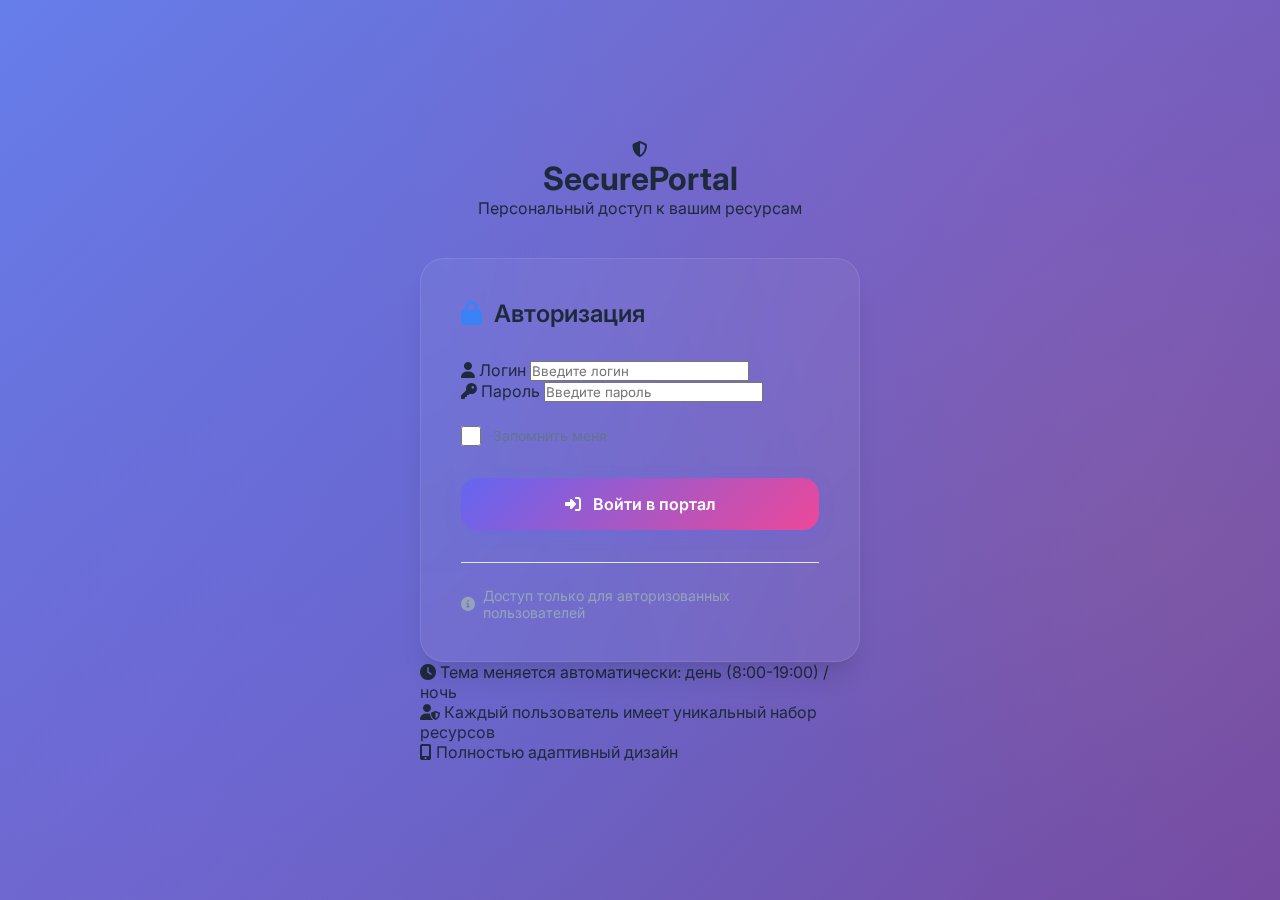
<file: index.html>
<!DOCTYPE html>
<html lang="ru">
<head>
    <meta charset="UTF-8">
    <meta name="viewport" content="width=device-width, initial-scale=1.0">
    <title>Personal Portal | Redirecting...</title>
    <link rel="stylesheet" href="style.css">
    <style>
        .redirect-body {
            background: linear-gradient(135deg, #667eea 0%, #764ba2 100%);
            min-height: 100vh;
            display: flex;
            justify-content: center;
            align-items: center;
        }
        
        .redirect-container {
            text-align: center;
            color: white;
            background: rgba(255, 255, 255, 0.1);
            padding: 40px;
            border-radius: 20px;
            backdrop-filter: blur(10px);
        }
        
        .loader {
            width: 50px;
            height: 50px;
            border: 4px solid rgba(255, 255, 255, 0.3);
            border-radius: 50%;
            border-top-color: white;
            animation: spin 1s ease-in-out infinite;
            margin: 0 auto 20px;
        }
        
        @keyframes spin {
            to { transform: rotate(360deg); }
        }
        
        a {
            color: #4cc9f0;
            text-decoration: none;
            font-weight: bold;
        }
        
        a:hover {
            text-decoration: underline;
        }
    </style>
</head>
<body class="redirect-body">
    <div class="redirect-container">
        <div class="loader"></div>
        <h2>🚀 Personal Portal</h2>
        <p>Перенаправление на защищенный портал...</p>
        <p>Если перенаправление не произошло, <a href="auth.html">нажмите сюда</a></p>
    </div>
    
    <script>
        // Проверяем, авторизован ли уже пользователь
        const currentUser = localStorage.getItem('currentUser');
        if (currentUser) {
            window.location.href = 'main.html';
        } else {
            window.location.href = 'auth.html';
        }
    </script>
</body>
</html>
</file>
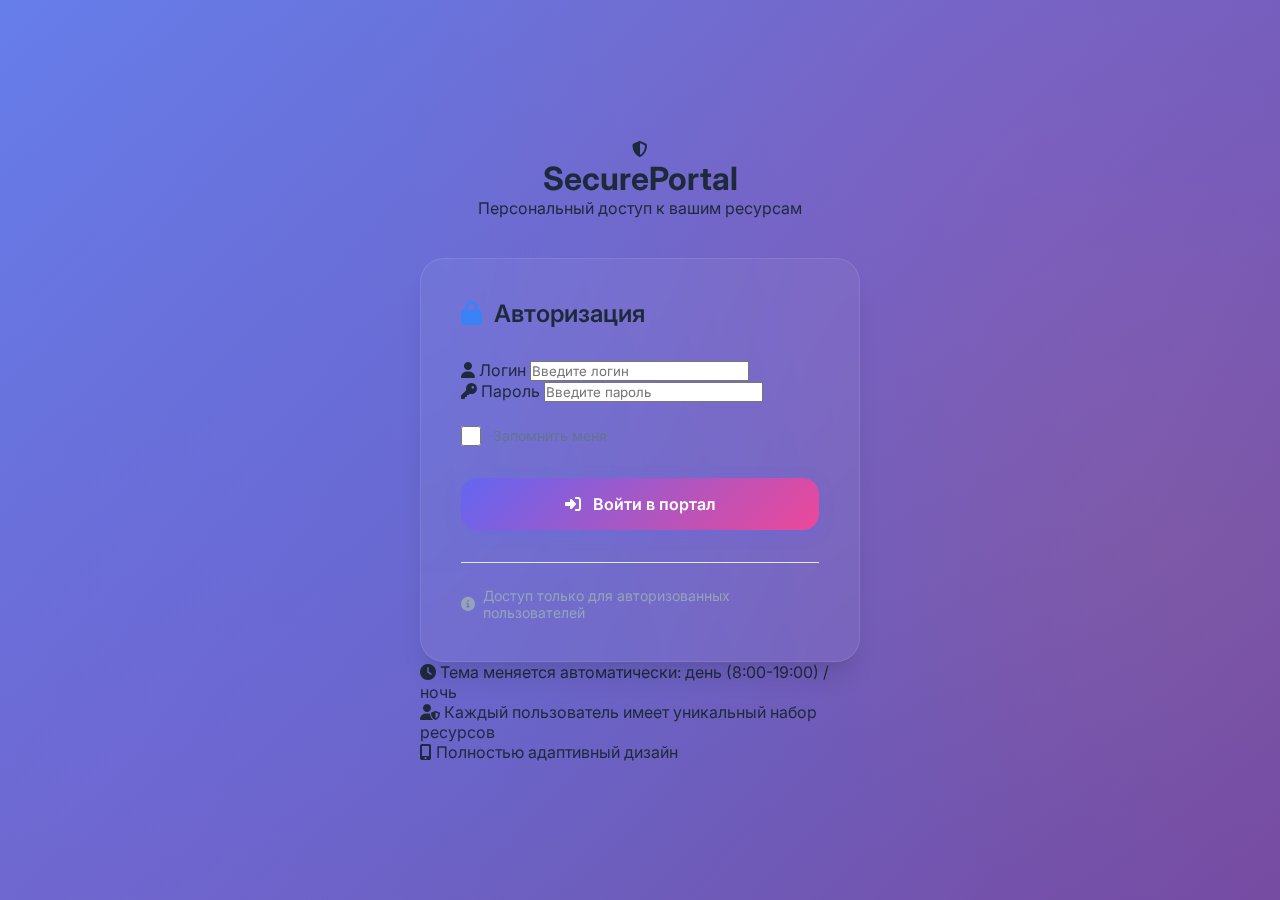
<file: auth.html>
<!DOCTYPE html>
<html lang="ru">
<head>
    <meta charset="UTF-8">
    <meta name="viewport" content="width=device-width, initial-scale=1.0">
    <title>Personal Portal | Вход</title>
    <link rel="stylesheet" href="style.css">
    <link rel="stylesheet" href="https://cdnjs.cloudflare.com/ajax/libs/font-awesome/6.4.0/css/all.min.css">
    <link href="https://fonts.googleapis.com/css2?family=Inter:wght@300;400;500;600;700&display=swap" rel="stylesheet">
</head>
<body class="auth-body">
    <div class="animated-background"></div>
    
    <div class="auth-container">
        <div class="auth-header">
            <div class="logo">
                <i class="fas fa-shield-alt"></i>
                <h1>SecurePortal</h1>
            </div>
            <p class="tagline">Персональный доступ к вашим ресурсам</p>
        </div>
        
        <div class="auth-card">
            <h2><i class="fas fa-lock"></i> Авторизация</h2>
            
            <form id="loginForm">
                <div class="input-group">
                    <label for="username"><i class="fas fa-user"></i> Логин</label>
                    <input type="text" id="username" placeholder="Введите логин" required autocomplete="username">
                    <div class="input-line"></div>
                </div>
                
                <div class="input-group">
                    <label for="password"><i class="fas fa-key"></i> Пароль</label>
                    <input type="password" id="password" placeholder="Введите пароль" required autocomplete="current-password">
                    <div class="input-line"></div>
                </div>
                
                <div class="checkbox-group">
                    <input type="checkbox" id="remember">
                    <label for="remember">Запомнить меня</label>
                </div>
                
                <button type="submit" class="auth-btn">
                    <i class="fas fa-sign-in-alt"></i> Войти в портал
                </button>
                
                <div id="error-message" class="error-message"></div>
            </form>
            
            <div class="auth-footer">
                <p><i class="fas fa-info-circle"></i> Доступ только для авторизованных пользователей</p>
            </div>
        </div>
        
        <div class="security-info">
            <p><i class="fas fa-clock"></i> Тема меняется автоматически: день (8:00-19:00) / ночь</p>
            <p><i class="fas fa-user-shield"></i> Каждый пользователь имеет уникальный набор ресурсов</p>
            <p><i class="fas fa-mobile-alt"></i> Полностью адаптивный дизайн</p>
        </div>
    </div>
    
    <script src="auth.js"></script>
</body>
</html>
</file>
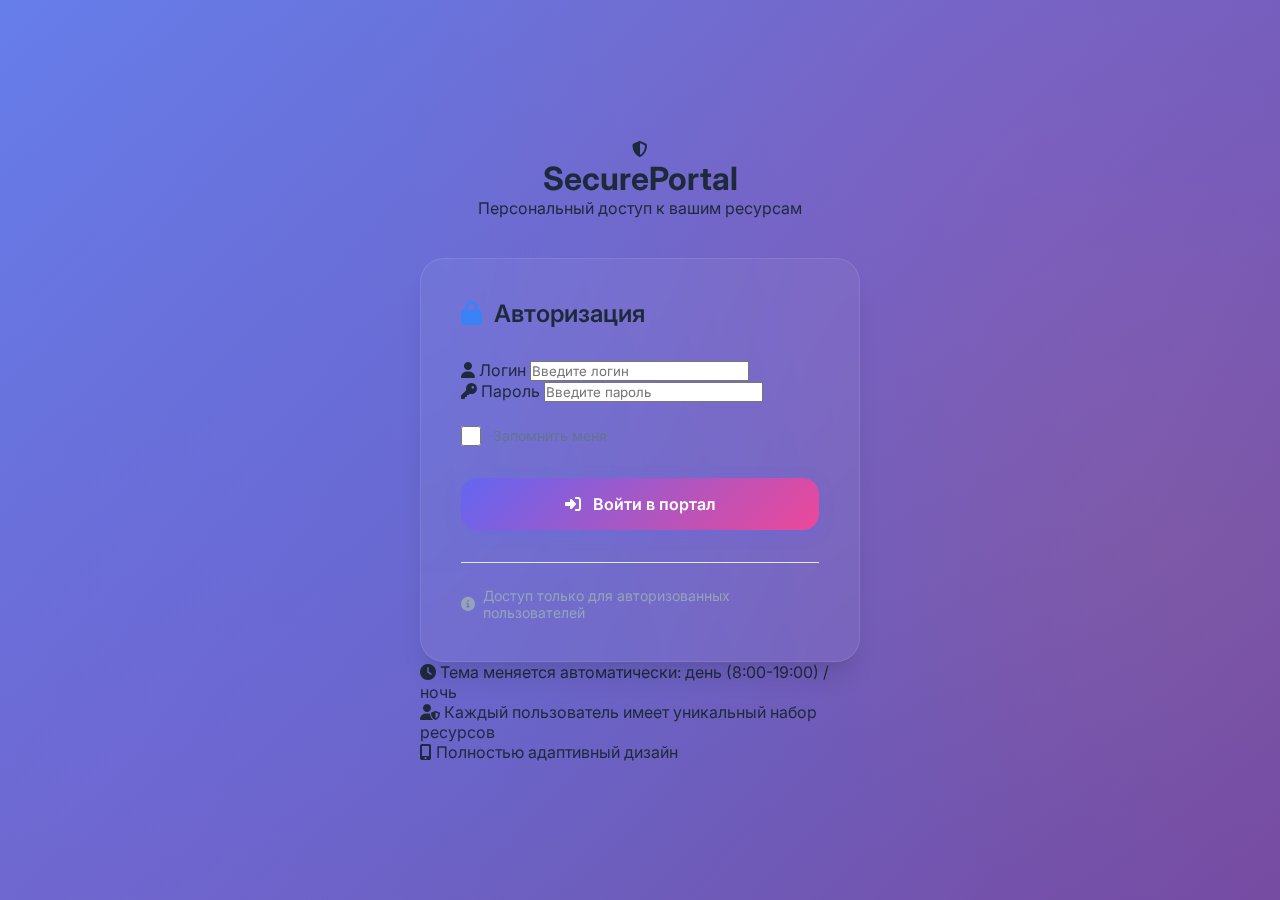
<file: main.html>
<!DOCTYPE html>
<html lang="ru">
<head>
    <meta charset="UTF-8">
    <meta name="viewport" content="width=device-width, initial-scale=1.0">
    <title>Personal Portal | Главная</title>
    <link rel="stylesheet" href="style.css">
    <link rel="stylesheet" href="https://cdnjs.cloudflare.com/ajax/libs/font-awesome/6.4.0/css/all.min.css">
    <link href="https://fonts.googleapis.com/css2?family=Inter:wght@300;400;500;600;700&display=swap" rel="stylesheet">
</head>
<body>
    <div class="animated-background"></div>
    
    <header class="main-header">
        <div class="header-content">
            <div class="logo-section">
                <div class="logo-icon">
                    <i class="fas fa-portal-enter"></i>
                </div>
                <div class="logo-text">
                    <h1 id="portalTitle">Portal</h1>
                    <span class="username-display" id="usernameDisplay">Загрузка...</span>
                </div>
            </div>
            
            <div class="header-controls">
                <div class="theme-indicator" id="themeIndicator">
                    <i class="fas fa-sun"></i>
                    <span>Дневная тема</span>
                </div>
                <button class="logout-btn" id="logoutBtn">
                    <i class="fas fa-sign-out-alt"></i> Выйти
                </button>
            </div>
        </div>
        
        <div class="welcome-section" id="welcomeSection">
            <div class="welcome-content">
                <h2><i class="fas fa-hand-wave"></i> Добро пожаловать, <span id="welcomeName">Пользователь</span>!</h2>
                <p>Ваш персональный портал успешно загружен. Доступные ресурсы:</p>
            </div>
            <div class="welcome-close" id="closeWelcome">
                <i class="fas fa-times"></i>
            </div>
        </div>
    </header>
    
    <main class="portal-main">
        <div class="time-display" id="timeDisplay">
            <i class="fas fa-clock"></i>
            <span>Загрузка времени...</span>
        </div>
        
        <div class="sites-container" id="sitesContainer">
            <!-- Динамически генерируется через JS -->
        </div>
        
        <div class="quick-stats">
            <div class="stat-card">
                <i class="fas fa-globe"></i>
                <h3>Ресурсы</h3>
                <p id="sitesCount">0</p>
            </div>
            <div class="stat-card">
                <i class="fas fa-user-check"></i>
                <h3>Статус</h3>
                <p>Активен</p>
            </div>
            <div class="stat-card">
                <i class="fas fa-shield-alt"></i>
                <h3>Безопасность</h3>
                <p>Защищено</p>
            </div>
        </div>
    </main>
    
    <footer class="main-footer">
        <p><i class="fas fa-copyright"></i> Personal Portal v2.0 | <span id="currentYear">2026</span></p>
        <p class="footer-info">Доступ ограничен. Все права защищены.</p>
    </footer>
    
    <script src="main.js"></script>
</body>

</html>
</file>
<file: style.css>
/* ===== СБРОС И БАЗОВЫЕ СТИЛИ ===== */
* {
    margin: 0;
    padding: 0;
    box-sizing: border-box;
    font-family: 'Segoe UI', 'Inter', -apple-system, BlinkMacSystemFont, sans-serif;
}

:root {
    /* СВЕТЛАЯ ТЕМА (8:00-19:00) */
    --primary: #6366f1;
    --primary-dark: #4f46e5;
    --primary-light: #818cf8;
    --secondary: #ec4899;
    --accent: #3b82f6;
    --success: #10b981;
    --warning: #f59e0b;
    --danger: #ef4444;
    
    --bg-primary: #ffffff;
    --bg-secondary: #f8fafc;
    --bg-card: #ffffff;
    --bg-gradient: linear-gradient(135deg, #667eea 0%, #764ba2 100%);
    
    --text-primary: #1e293b;
    --text-secondary: #64748b;
    --text-muted: #94a3b8;
    
    --border: #e2e8f0;
    --shadow-sm: 0 1px 3px rgba(0, 0, 0, 0.1);
    --shadow-md: 0 4px 6px -1px rgba(0, 0, 0, 0.1), 0 2px 4px -1px rgba(0, 0, 0, 0.06);
    --shadow-lg: 0 10px 15px -3px rgba(0, 0, 0, 0.1), 0 4px 6px -2px rgba(0, 0, 0, 0.05);
    --shadow-xl: 0 20px 25px -5px rgba(0, 0, 0, 0.1), 0 10px 10px -5px rgba(0, 0, 0, 0.04);
    
    --radius-sm: 0.5rem;
    --radius-md: 0.75rem;
    --radius-lg: 1rem;
    --radius-xl: 1.5rem;
    --radius-full: 9999px;
}

[data-theme="dark"] {
    /* ТЕМНАЯ ТЕМА (19:00-8:00) */
    --primary: #818cf8;
    --primary-dark: #6366f1;
    --primary-light: #a5b4fc;
    --secondary: #f472b6;
    --accent: #60a5fa;
    --success: #34d399;
    --warning: #fbbf24;
    --danger: #f87171;
    
    --bg-primary: #0f172a;
    --bg-secondary: #1e293b;
    --bg-card: #1e293b;
    --bg-gradient: linear-gradient(135deg, #0f172a 0%, #312e81 100%);
    
    --text-primary: #f1f5f9;
    --text-secondary: #cbd5e1;
    --text-muted: #94a3b8;
    
    --border: #334155;
    --shadow-sm: 0 1px 3px rgba(0, 0, 0, 0.3);
    --shadow-md: 0 4px 6px -1px rgba(0, 0, 0, 0.3), 0 2px 4px -1px rgba(0, 0, 0, 0.2);
    --shadow-lg: 0 10px 15px -3px rgba(0, 0, 0, 0.3), 0 4px 6px -2px rgba(0, 0, 0, 0.2);
    --shadow-xl: 0 20px 25px -5px rgba(0, 0, 0, 0.3), 0 10px 10px -5px rgba(0, 0, 0, 0.2);
}

body {
    background-color: var(--bg-primary);
    color: var(--text-primary);
    min-height: 100vh;
    transition: all 0.3s ease;
    overflow-x: hidden;
}

/* ===== АНИМИРОВАННЫЙ ФОН ===== */
.animated-background {
    position: fixed;
    top: 0;
    left: 0;
    width: 100%;
    height: 100%;
    z-index: -2;
    background: var(--bg-gradient);
    overflow: hidden;
}

.animated-background::before {
    content: '';
    position: absolute;
    top: 0;
    left: 0;
    width: 100%;
    height: 100%;
    background: 
        radial-gradient(circle at 20% 50%, rgba(99, 102, 241, 0.15) 0%, transparent 50%),
        radial-gradient(circle at 80% 20%, rgba(236, 72, 153, 0.1) 0%, transparent 50%),
        radial-gradient(circle at 40% 80%, rgba(59, 130, 246, 0.1) 0%, transparent 50%);
    animation: float 20s ease-in-out infinite;
}

.animated-background::after {
    content: '';
    position: absolute;
    bottom: 0;
    left: 0;
    width: 100%;
    height: 100%;
    background: 
        radial-gradient(circle at 10% 90%, rgba(139, 92, 246, 0.1) 0%, transparent 30%),
        radial-gradient(circle at 90% 60%, rgba(245, 158, 11, 0.05) 0%, transparent 30%);
    animation: float 15s ease-in-out infinite reverse;
}

@keyframes float {
    0%, 100% { transform: translate(0, 0); }
    25% { transform: translate(-10px, 10px); }
    50% { transform: translate(5px, -5px); }
    75% { transform: translate(-5px, -10px); }
}

/* ===== СТИЛИ ДЛЯ АВТОРИЗАЦИИ ===== */
.auth-body {
    display: flex;
    justify-content: center;
    align-items: center;
    min-height: 100vh;
    padding: 2rem;
}

.auth-container {
    width: 100%;
    max-width: 440px;
    animation: slideUp 0.6s cubic-bezier(0.4, 0, 0.2, 1);
}

@keyframes slideUp {
    from {
        opacity: 0;
        transform: translateY(40px);
    }
    to {
        opacity: 1;
        transform: translateY(0);
    }
}

.auth-header {
    text-align: center;
    margin-bottom: 2.5rem;
}

.auth-logo {
    display: flex;
    align-items: center;
    justify-content: center;
    gap: 1rem;
    margin-bottom: 1rem;
}

.auth-logo-icon {
    width: 48px;
    height: 48px;
    background: linear-gradient(135deg, var(--primary), var(--secondary));
    border-radius: var(--radius-lg);
    display: flex;
    align-items: center;
    justify-content: center;
    color: white;
    font-size: 1.5rem;
    box-shadow: var(--shadow-lg);
}

.auth-logo-text {
    font-size: 2.5rem;
    font-weight: 800;
    background: linear-gradient(135deg, var(--primary), var(--secondary));
    -webkit-background-clip: text;
    -webkit-text-fill-color: transparent;
    background-clip: text;
}

.auth-tagline {
    color: var(--text-secondary);
    font-size: 1rem;
    font-weight: 500;
}

.auth-card {
    background: rgba(255, 255, 255, 0.05);
    backdrop-filter: blur(20px);
    -webkit-backdrop-filter: blur(20px);
    border-radius: var(--radius-xl);
    padding: 2.5rem;
    box-shadow: var(--shadow-xl);
    border: 1px solid rgba(255, 255, 255, 0.1);
}

.auth-card h2 {
    display: flex;
    align-items: center;
    gap: 0.75rem;
    margin-bottom: 2rem;
    font-size: 1.5rem;
    font-weight: 600;
    color: var(--text-primary);
}

.auth-card h2 i {
    color: var(--accent);
}

.form-group {
    margin-bottom: 1.5rem;
    position: relative;
}

.form-label {
    display: block;
    margin-bottom: 0.5rem;
    color: var(--text-secondary);
    font-weight: 500;
    font-size: 0.875rem;
    display: flex;
    align-items: center;
    gap: 0.5rem;
}

.form-input {
    width: 100%;
    padding: 1rem 1rem 1rem 3rem;
    background: rgba(255, 255, 255, 0.05);
    border: 2px solid var(--border);
    border-radius: var(--radius-lg);
    color: var(--text-primary);
    font-size: 1rem;
    transition: all 0.3s ease;
}

.form-input:focus {
    outline: none;
    border-color: var(--primary);
    box-shadow: 0 0 0 3px rgba(99, 102, 241, 0.1);
    background: rgba(255, 255, 255, 0.08);
}

.form-input-icon {
    position: absolute;
    left: 1rem;
    top: 3.1rem;
    color: var(--text-muted);
    font-size: 1.25rem;
}

.checkbox-group {
    display: flex;
    align-items: center;
    gap: 0.75rem;
    margin: 1.5rem 0 2rem;
}

.checkbox-group input {
    width: 1.25rem;
    height: 1.25rem;
    accent-color: var(--primary);
    cursor: pointer;
}

.checkbox-group label {
    color: var(--text-secondary);
    font-size: 0.875rem;
    cursor: pointer;
    user-select: none;
}

.auth-btn {
    width: 100%;
    padding: 1rem;
    background: linear-gradient(135deg, var(--primary), var(--secondary));
    color: white;
    border: none;
    border-radius: var(--radius-lg);
    font-size: 1rem;
    font-weight: 600;
    cursor: pointer;
    display: flex;
    align-items: center;
    justify-content: center;
    gap: 0.75rem;
    transition: all 0.3s ease;
    box-shadow: 0 4px 15px rgba(99, 102, 241, 0.3);
}

.auth-btn:hover {
    transform: translateY(-2px);
    box-shadow: 0 6px 20px rgba(99, 102, 241, 0.4);
}

.auth-btn:active {
    transform: translateY(0);
}

.error-message {
    margin-top: 1rem;
    padding: 0.875rem;
    background: linear-gradient(135deg, rgba(239, 68, 68, 0.1), rgba(239, 68, 68, 0.05));
    color: var(--danger);
    border-radius: var(--radius-md);
    text-align: center;
    font-size: 0.875rem;
    display: none;
    border: 1px solid rgba(239, 68, 68, 0.2);
}

.auth-footer {
    margin-top: 2rem;
    padding-top: 1.5rem;
    border-top: 1px solid var(--border);
}

.auth-footer p {
    display: flex;
    align-items: center;
    justify-content: center;
    gap: 0.5rem;
    color: var(--text-muted);
    font-size: 0.875rem;
}

/* ===== ОСНОВНОЙ ПОРТАЛ ===== */
.main-header {
    background: rgba(255, 255, 255, 0.03);
    backdrop-filter: blur(20px);
    -webkit-backdrop-filter: blur(20px);
    border-bottom: 1px solid rgba(255, 255, 255, 0.05);
    position: sticky;
    top: 0;
    z-index: 1000;
}

.header-content {
    display: flex;
    justify-content: space-between;
    align-items: center;
    padding: 1.25rem 2.5rem;
    max-width: 1400px;
    margin: 0 auto;
}

.header-left {
    display: flex;
    align-items: center;
    gap: 1rem;
}

.portal-logo {
    display: flex;
    align-items: center;
    gap: 0.75rem;
}

.portal-icon {
    width: 40px;
    height: 40px;
    background: linear-gradient(135deg, var(--primary), var(--secondary));
    border-radius: var(--radius-lg);
    display: flex;
    align-items: center;
    justify-content: center;
    color: white;
    font-size: 1.25rem;
    box-shadow: var(--shadow-md);
}

.portal-title {
    font-size: 1.5rem;
    font-weight: 700;
    background: linear-gradient(135deg, var(--primary), var(--secondary));
    -webkit-background-clip: text;
    -webkit-text-fill-color: transparent;
    background-clip: text;
}

.user-info {
    display: flex;
    align-items: center;
    gap: 0.75rem;
    padding: 0.5rem 1rem;
    background: rgba(255, 255, 255, 0.05);
    border-radius: var(--radius-full);
    border: 1px solid var(--border);
}

.user-avatar {
    width: 32px;
    height: 32px;
    background: linear-gradient(135deg, var(--primary), var(--secondary));
    border-radius: 50%;
    display: flex;
    align-items: center;
    justify-content: center;
    color: white;
    font-size: 0.875rem;
    font-weight: 600;
}

.username-display {
    color: var(--text-secondary);
    font-size: 0.875rem;
    font-weight: 500;
}

.header-right {
    display: flex;
    align-items: center;
    gap: 1rem;
}

.theme-indicator {
    display: flex;
    align-items: center;
    gap: 0.5rem;
    padding: 0.625rem 1rem;
    background: rgba(255, 255, 255, 0.05);
    border-radius: var(--radius-full);
    color: var(--text-secondary);
    font-size: 0.875rem;
    font-weight: 500;
    border: 1px solid var(--border);
}

.logout-btn {
    padding: 0.625rem 1.25rem;
    background: linear-gradient(135deg, var(--danger), #ef4444);
    color: white;
    border: none;
    border-radius: var(--radius-full);
    font-weight: 600;
    cursor: pointer;
    display: flex;
    align-items: center;
    gap: 0.5rem;
    transition: all 0.3s ease;
    font-size: 0.875rem;
}

.logout-btn:hover {
    transform: translateY(-2px);
    box-shadow: 0 4px 15px rgba(239, 68, 68, 0.3);
}

/* Welcome Message */
.welcome-section {
    background: linear-gradient(135deg, rgba(99, 102, 241, 0.1), rgba(236, 72, 153, 0.1));
    backdrop-filter: blur(10px);
    border-radius: var(--radius-xl);
    margin: 1.5rem auto;
    max-width: 1400px;
    padding: 1.5rem 2rem;
    display: flex;
    justify-content: space-between;
    align-items: center;
    animation: slideIn 0.5s ease;
    border: 1px solid rgba(99, 102, 241, 0.2);
}

.welcome-content h2 {
    display: flex;
    align-items: center;
    gap: 0.75rem;
    font-size: 1.25rem;
    color: var(--text-primary);
    margin-bottom: 0.5rem;
}

.welcome-content h2 i {
    color: var(--success);
}

.welcome-content p {
    color: var(--text-secondary);
    font-size: 0.875rem;
}

.welcome-close {
    width: 36px;
    height: 36px;
    background: rgba(255, 255, 255, 0.1);
    border-radius: 50%;
    display: flex;
    align-items: center;
    justify-content: center;
    cursor: pointer;
    transition: all 0.3s ease;
    color: var(--text-muted);
}

.welcome-close:hover {
    background: rgba(255, 255, 255, 0.2);
    color: var(--text-primary);
}

/* Main Content */
.portal-main {
    max-width: 1400px;
    margin: 2rem auto;
    padding: 0 2.5rem;
}

.time-display {
    display: inline-flex;
    align-items: center;
    gap: 0.75rem;
    padding: 0.75rem 1.5rem;
    background: rgba(255, 255, 255, 0.05);
    backdrop-filter: blur(10px);
    border-radius: var(--radius-full);
    margin-bottom: 2rem;
    border: 1px solid var(--border);
    font-size: 0.875rem;
    font-weight: 500;
}

.time-display i {
    color: var(--accent);
}

/* Sites Grid */
.sites-container {
    display: grid;
    grid-template-columns: repeat(auto-fill, minmax(300px, 1fr));
    gap: 1.5rem;
    margin: 2rem 0;
}

.site-card {
    background: rgba(255, 255, 255, 0.03);
    backdrop-filter: blur(20px);
    -webkit-backdrop-filter: blur(20px);
    border-radius: var(--radius-xl);
    padding: 1.75rem;
    border: 1px solid rgba(255, 255, 255, 0.08);
    transition: all 0.4s cubic-bezier(0.4, 0, 0.2, 1);
    position: relative;
    overflow: hidden;
}

.site-card::before {
    content: '';
    position: absolute;
    top: 0;
    left: 0;
    width: 100%;
    height: 4px;
    background: linear-gradient(90deg, var(--primary), var(--secondary));
}

.site-card:hover {
    transform: translateY(-8px);
    box-shadow: var(--shadow-xl);
    border-color: rgba(255, 255, 255, 0.15);
}

.site-header {
    display: flex;
    align-items: center;
    gap: 1rem;
    margin-bottom: 1rem;
}

.site-icon {
    width: 52px;
    height: 52px;
    background: linear-gradient(135deg, var(--primary), var(--secondary));
    border-radius: var(--radius-lg);
    display: flex;
    align-items: center;
    justify-content: center;
    color: white;
    font-size: 1.5rem;
    flex-shrink: 0;
}

.site-info h3 {
    font-size: 1.125rem;
    font-weight: 600;
    color: var(--text-primary);
    margin-bottom: 0.25rem;
}

.site-info p {
    color: var(--text-secondary);
    font-size: 0.875rem;
    opacity: 0.9;
}

.site-link {
    display: inline-flex;
    align-items: center;
    gap: 0.5rem;
    padding: 0.75rem 1.5rem;
    background: linear-gradient(135deg, var(--primary), var(--secondary));
    color: white;
    text-decoration: none;
    border-radius: var(--radius-lg);
    font-weight: 600;
    font-size: 0.875rem;
    transition: all 0.3s ease;
    margin-top: 1rem;
}

.site-link:hover {
    transform: translateX(5px);
    box-shadow: 0 4px 15px rgba(99, 102, 241, 0.3);
}

/* Stats */
.stats-grid {
    display: grid;
    grid-template-columns: repeat(auto-fit, minmax(240px, 1fr));
    gap: 1.5rem;
    margin-top: 3rem;
}

.stat-card {
    background: rgba(255, 255, 255, 0.03);
    backdrop-filter: blur(20px);
    border-radius: var(--radius-xl);
    padding: 1.5rem;
    border: 1px solid rgba(255, 255, 255, 0.08);
    text-align: center;
    transition: all 0.3s ease;
}

.stat-card:hover {
    border-color: var(--primary);
    transform: translateY(-4px);
}

.stat-icon {
    width: 56px;
    height: 56px;
    background: linear-gradient(135deg, var(--primary), var(--secondary));
    border-radius: var(--radius-lg);
    display: flex;
    align-items: center;
    justify-content: center;
    margin: 0 auto 1rem;
    color: white;
    font-size: 1.5rem;
}

.stat-card h4 {
    color: var(--text-secondary);
    font-size: 0.875rem;
    font-weight: 500;
    margin-bottom: 0.5rem;
}

.stat-card p {
    font-size: 1.75rem;
    font-weight: 700;
    color: var(--text-primary);
}

/* Footer */
.main-footer {
    text-align: center;
    padding: 2rem;
    margin-top: 4rem;
    border-top: 1px solid rgba(255, 255, 255, 0.05);
    color: var(--text-muted);
    font-size: 0.875rem;
}

.footer-info {
    margin-top: 0.5rem;
    opacity: 0.7;
}

/* Empty State */
.no-sites {
    grid-column: 1 / -1;
    text-align: center;
    padding: 4rem 2rem;
}

.no-sites i {
    font-size: 4rem;
    margin-bottom: 1.5rem;
    opacity: 0.3;
    color: var(--text-secondary);
}

.no-sites h3 {
    font-size: 1.5rem;
    margin-bottom: 0.5rem;
    color: var(--text-secondary);
}

.no-sites p {
    color: var(--text-muted);
}

/* ===== АДАПТИВНОСТЬ ===== */
@media (max-width: 1024px) {
    .sites-container {
        grid-template-columns: repeat(auto-fill, minmax(280px, 1fr));
    }
}

@media (max-width: 768px) {
    .header-content {
        flex-direction: column;
        gap: 1rem;
        padding: 1rem;
    }
    
    .header-left, .header-right {
        width: 100%;
        justify-content: space-between;
    }
    
    .portal-main {
        padding: 0 1rem;
    }
    
    .welcome-section {
        flex-direction: column;
        text-align: center;
        gap: 1rem;
        padding: 1.5rem;
    }
    
    .sites-container {
        grid-template-columns: 1fr;
    }
    
    .stats-grid {
        grid-template-columns: repeat(2, 1fr);
    }
}

@media (max-width: 480px) {
    .auth-container {
        padding: 1rem;
    }
    
    .auth-card {
        padding: 1.5rem;
    }
    
    .header-content {
        flex-direction: column;
        align-items: stretch;
    }
    
    .user-info {
        justify-content: center;
    }
    
    .stats-grid {
        grid-template-columns: 1fr;
    }
    
    .site-card {
        padding: 1.5rem;
    }

    /* Добавить в конец файла style.css */

/* Анимация успешного входа */
.success {
    animation: successPulse 1.5s ease;
}

@keyframes successPulse {
    0% { transform: scale(1); }
    50% { transform: scale(1.02); }
    100% { transform: scale(1); }
}

/* Эффект при вводе */
.form-input:focus {
    transform: translateY(-1px);
    transition: transform 0.2s ease;
}

/* Анимация для иконок сайтов */
@keyframes iconFloat {
    0%, 100% { transform: translateY(0) rotate(0deg); }
    25% { transform: translateY(-5px) rotate(5deg); }
    75% { transform: translateY(5px) rotate(-5deg); }
}

.site-icon {
    animation: iconFloat 3s ease-in-out infinite;
}

.site-card:nth-child(2n) .site-icon {
    animation-delay: 0.5s;
}

.site-card:nth-child(3n) .site-icon {
    animation-delay: 1s;
}

/* Эффект параллакса для фона */
@media (min-width: 768px) {
    .animated-background {
        background-attachment: fixed;
    }
}

/* Индикатор загрузки для сайтов */
.sites-container.loading {
    opacity: 0.5;
}

.loading-spinner {
    display: none;
    position: fixed;
    top: 50%;
    left: 50%;
    transform: translate(-50%, -50%);
    z-index: 1000;
}

/* Эффект свечения для активных элементов */
.site-link:hover {
    box-shadow: 0 0 20px rgba(99, 102, 241, 0.5);
}

.logout-btn:hover {
    box-shadow: 0 0 20px rgba(239, 68, 68, 0.5);
}

/* Улучшенная адаптивность для больших экранов */
@media (min-width: 1600px) {
    .portal-main {
        max-width: 1600px;
    }
    
    .sites-container {
        grid-template-columns: repeat(auto-fill, minmax(320px, 1fr));
    }
}
}
</file>
